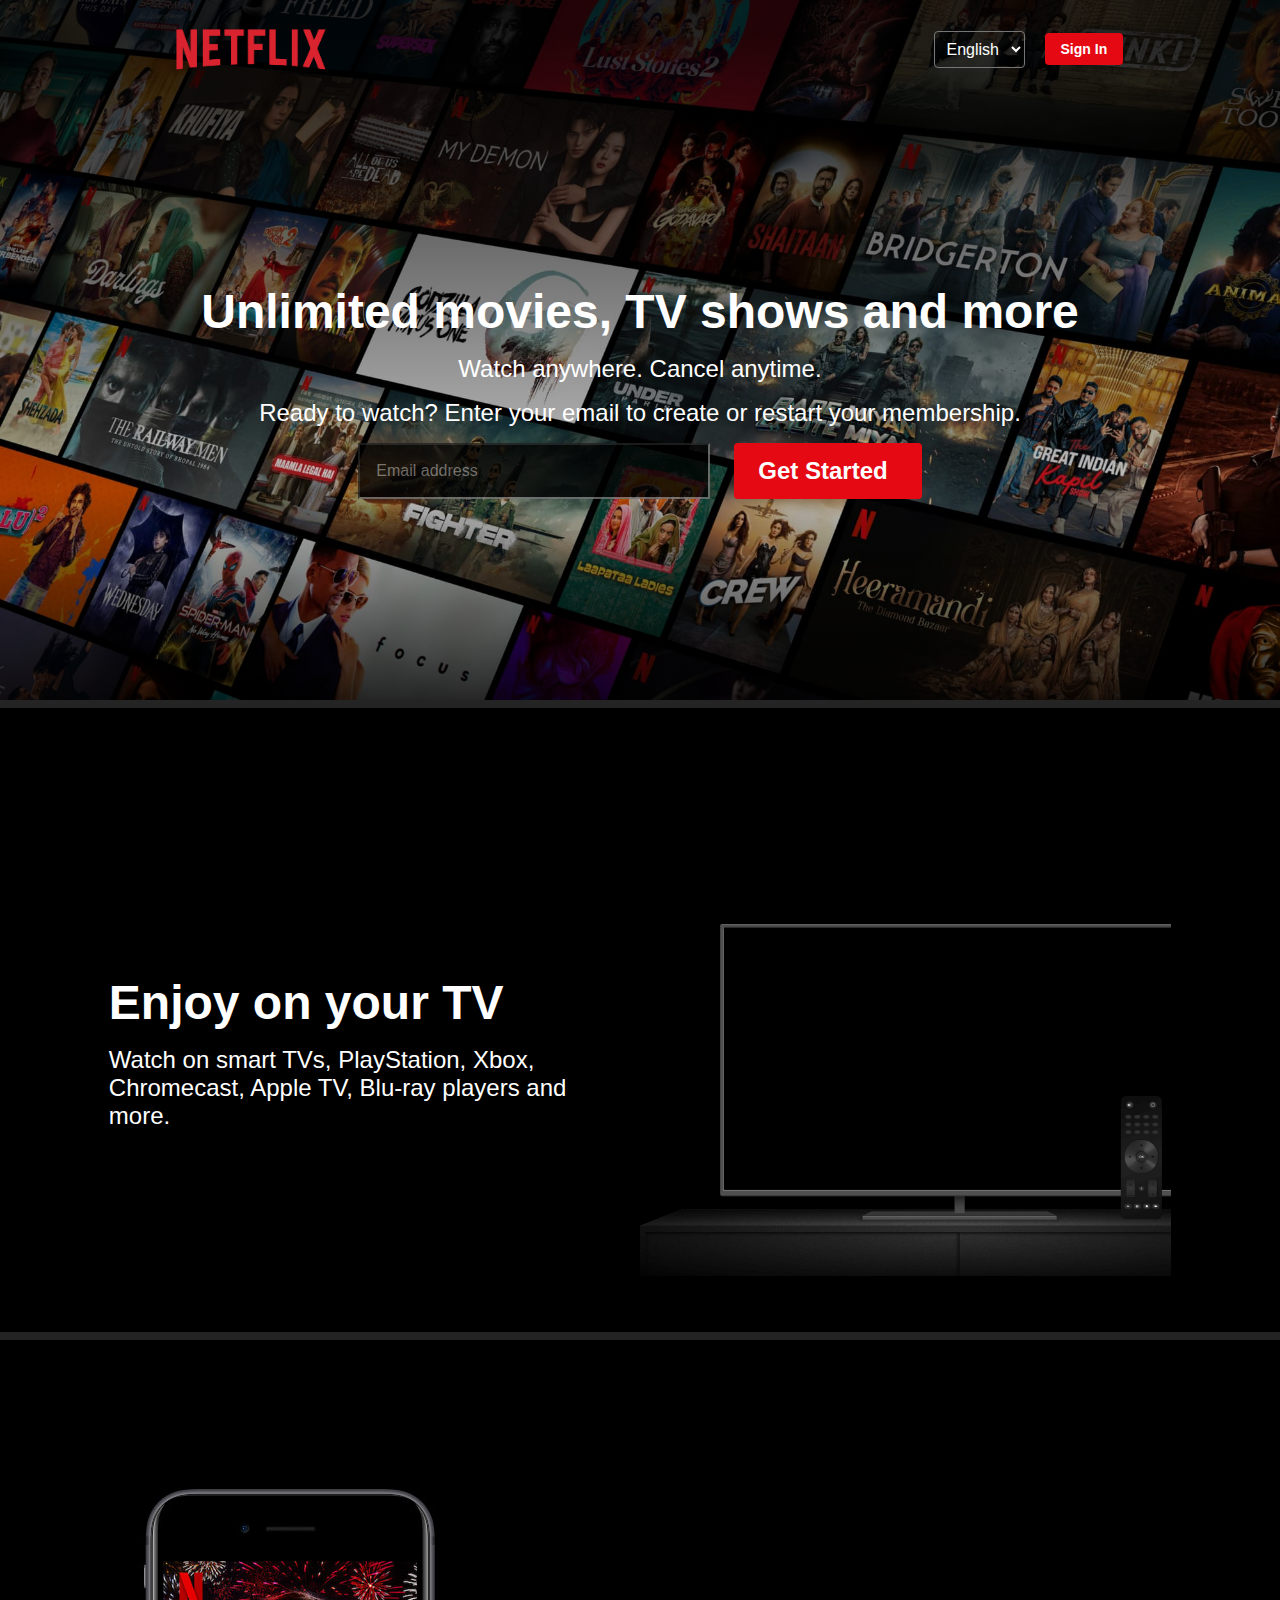
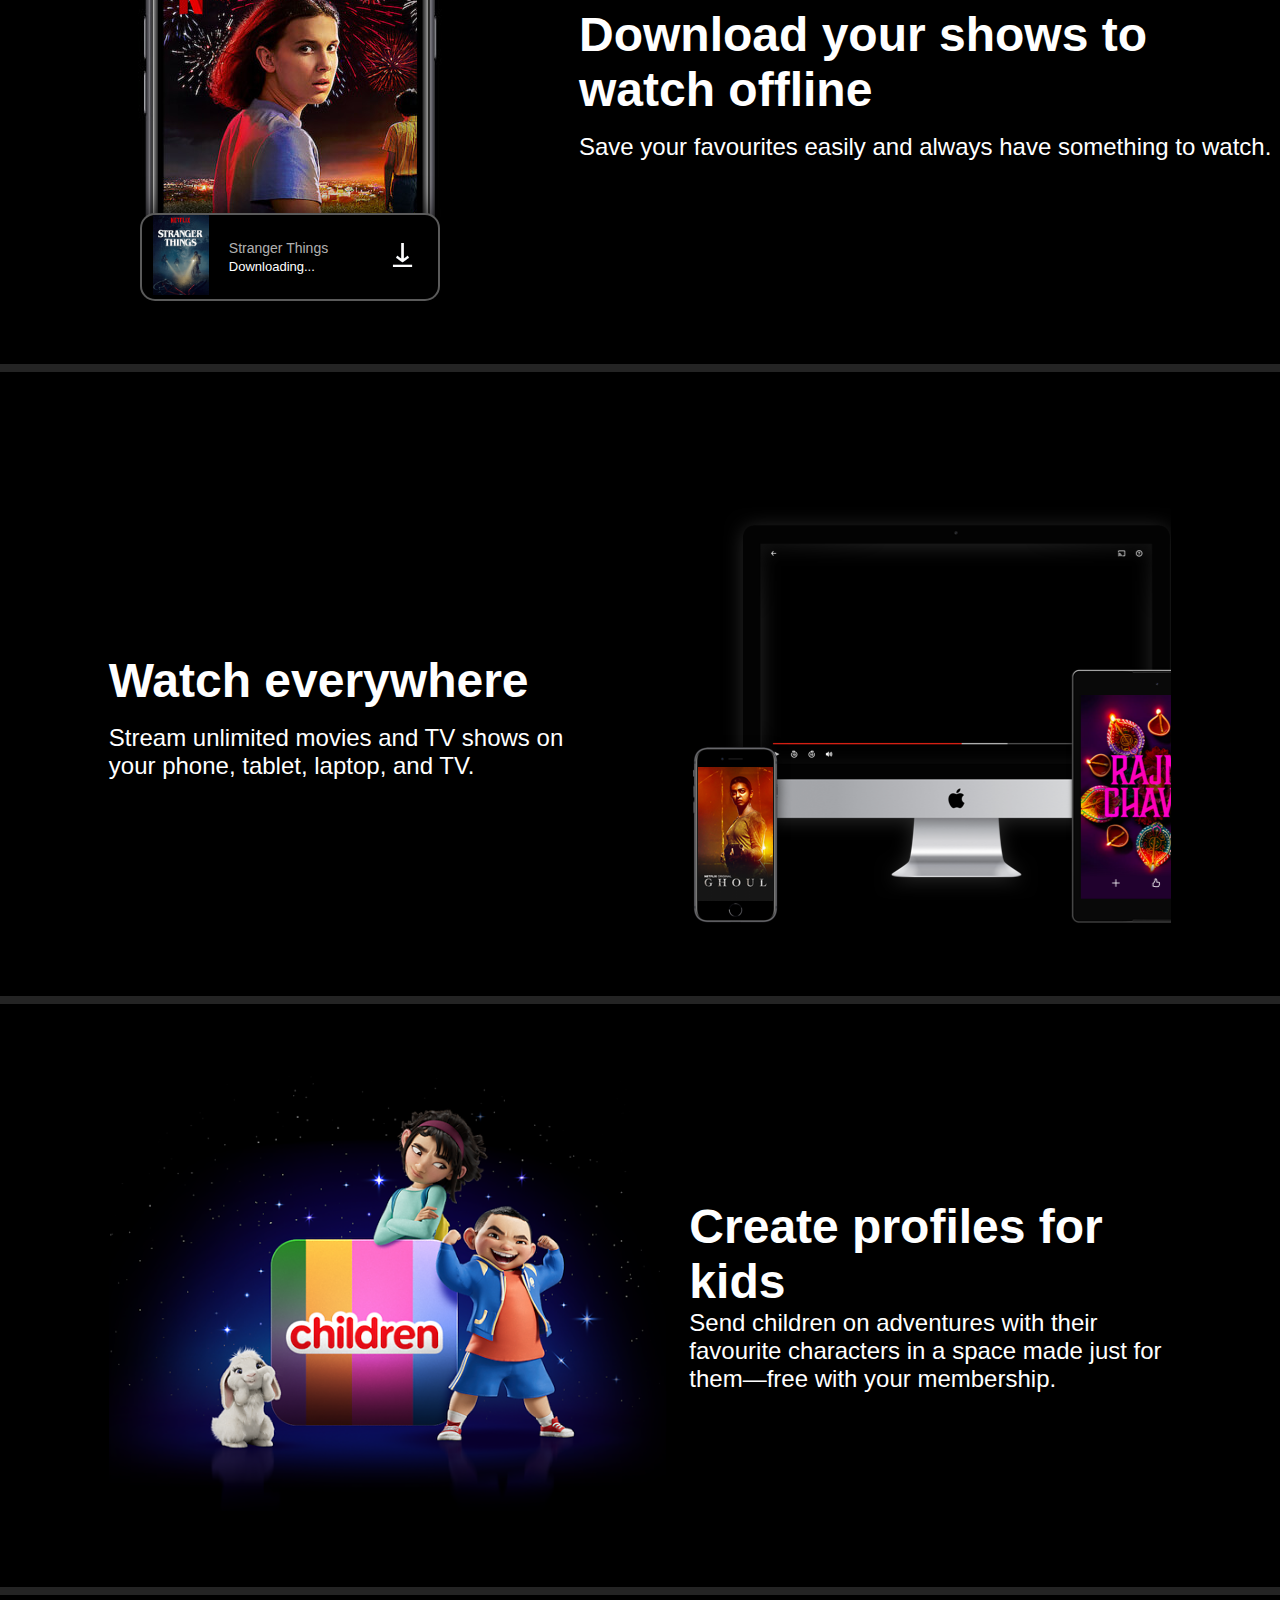
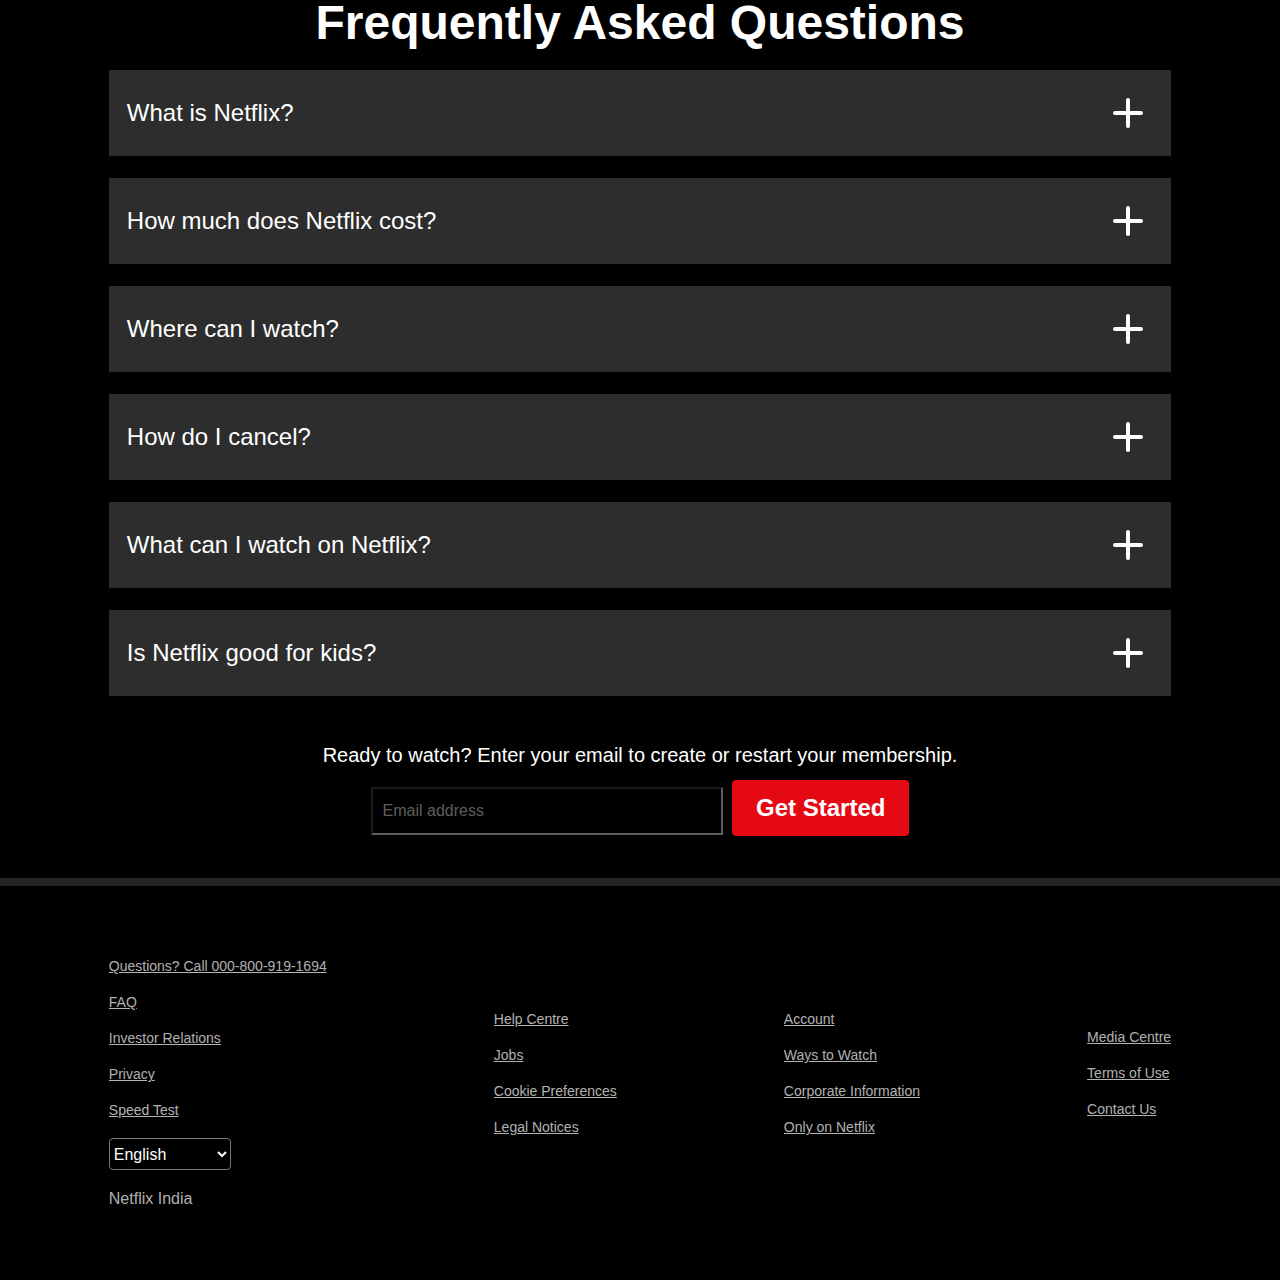
<file: index.html>
<!DOCTYPE html>
<html lang="en">

<head>
    <meta charset="UTF-8">
    <meta name="viewport" content="width=device-width, initial-scale=1.0">
    <title>Netflix</title>
    <link rel="stylesheet" href="./style.css">
    <link rel="stylesheet" href="./responsive.css">
    <link rel="stylesheet" href="https://cdnjs.cloudflare.com/ajax/libs/font-awesome/6.5.2/css/all.min.css"
        integrity="sha512-SnH5WK+bZxgPHs44uWIX+LLJAJ9/2PkPKZ5QiAj6Ta86w+fsb2TkcmfRyVX3pBnMFcV7oQPJkl9QevSCWr3W6A=="
        crossorigin="anonymous" referrerpolicy="no-referrer" />
</head>

<body>
    <section class="bg-img">
        <div class="container">
            <div class="nav">
                <div class="logo">
                    <a href="#"><img src="./images/Netflix_Logo_PMS.png" alt="Netflix_Logo_PMS"></a>
                </div>
                <div class="nav_right">
                    <a>
                        <select name="language" id="lang">
                            <option value="volvo" style="color: #000;">English</option>
                            <option value=" saab" style="color: #000;">Hindi</option>

                        </select>
                    </a>
                    <a class="signin">Sign In</a>
                </div>
            </div>
            <div class="banner_text">
                <h2>Unlimited movies, TV shows and more</h2>
                <h5 style="padding: 1rem 0rem;">Watch anywhere. Cancel anytime.</h5>
                <h5>Ready to watch? Enter your email to create or restart your membership.</h5>
                <div class="input_button">
                    <input type="text" placeholder="Email address">
                    <button>Get Started<i class="fa-solid fa-chevron-right" style="color: #fff;"></i></button>
                </div>
            </div>
        </div>
    </section>

    <!-- Horizontal start line -->
    <div class="horizontal_line"></div>
    <!-- Horizontal end line -->

    <!-- TV Section Start Here -->
    <section class="television">
        <div class="container">
            <div class="tv">
                <div class="tv_text">
                    <h2>Enjoy on your TV</h2>
                    <h5>Watch on smart TVs, PlayStation, Xbox, Chromecast, Apple TV, Blu-ray players and more.</h5>
                </div>
                <div class="tv_video">
                    <video data-uia="nmhp-card-animation-asset-video" autoplay="" playsinline="" muted="" loop="">
                        <source
                            src="https://assets.nflxext.com/ffe/siteui/acquisition/ourStory/fuji/desktop/video-tv-in-0819.m4v"
                            type="video/mp4">
                    </video>
                </div>
            </div>
        </div>
    </section>
    <!-- TV Section End Here -->

    <!-- Horizontal start line -->
    <div class="horizontal_line"></div>
    <!-- Horizontal end line -->

    <!-- Watch offline section start Here -->
    <section class="offline_watch">
        <div class="container">
            <div class="offline">
                <div class="offline_watch_img">
                    <div class="offline_img">
                        <img src="./images/mobile-0819.jpg" alt="">
                    </div>
                    <div class="downloading">
                        <div class="downloading_img">
                            <img src="./images/boxshot.png" alt="" srcset="">
                        </div>
                        <div class="downloading_text">
                            <span>Stranger Things</span><br>
                            <Downloading class="" style="font-size: small;">Downloading...</Downloading>
                        </div>
                        <div class="downloading_icon">
                            <img src="./images/download-icon.gif" alt="" srcset="">
                        </div>
                    </div>
                </div>
                <div class="offline_watch_text">
                    <h2>Download your shows to watch offline</h2>
                    <h5>Save your favourites easily and always have something to watch.</h5>
                </div>
            </div>
        </div>
    </section>

    <!-- Watch offline section End Here -->

    <!-- Horizontal start line -->
    <div class="horizontal_line"></div>
    <!-- Horizontal end line -->

    <!-- Watch everwywhee section start Here -->
    <section class="television">
        <div class="container">
            <div class="tv">
                <div class="tv_text">
                    <h2>Watch everywhere </h2>
                    <h5>Stream unlimited movies and TV shows on your phone, tablet, laptop, and TV.</h5>
                </div>
                <div class="tv_video" style="background-image: url(./images/device-pile-in.png);">
                    <video data-uia="nmhp-card-animation-asset-video" autoplay="" playsinline="" muted="" loop="">
                        <source
                            src="https://assets.nflxext.com/ffe/siteui/acquisition/ourStory/fuji/desktop/video-devices-in.m4v"
                            type="video/mp4">
                    </video>
                </div>
            </div>
        </div>
    </section>
    <!-- Watch everwywhee section End Here -->

    <!-- Horizontal start line -->
    <div class="horizontal_line"></div>
    <!-- Horizontal end line -->

    <!-- Watch offline section start Here -->
    <section class="kids_profile">
        <div class="container">
            <div class="kids">
                <div class="kids_img">
                    <img src="./images/AAAABVr8nYuAg0xDpXDv0VI9HUoH7r2aGp4TKRCsKNQrMwxzTtr-NlwOHeS8bCI2oeZddmu3nMYr3j9MjYhHyjBASb1FaOGYZNYvPBCL.png"
                        alt="" srcset="">
                </div>
                <div class="kids_text">
                    <h2>Create profiles for kids</h2>
                    <h5>Send children on adventures with their favourite characters in a space made just for
                        them—free with your membership.</h5>
                </div>
            </div>
        </div>
    </section>

    <!-- Watch offline section End Here -->


    <!-- Horizontal start line -->
    <div class="horizontal_line"></div>
    <!-- Horizontal end line -->

    <!-- Accrodion Start Here -->
    <secti
    on class="accordion">
        <div class="container">
            <div class="accordion_heading">
                <h2>Frequently Asked Questions</h2>
            </div>
            <div class="faq_main_container">
                <div class="faq_container">
                    <div class="faq_question">
                        <div class="faq_question-text">
                            <h3>What is Netflix?</h3>
                        </div>
                        <div class="icon">
                            <div class="icon-shape"></div>
                        </div>
                    </div>
                    <div class="answercont">
                        <div class="answer">
                            <p>
                                Netflix is a streaming service that offers a wide variety of award-winning TV shows,
                                movies, anime, documentaries and more – on thousands of internet-connected devices.

                                You can watch as much as you want, whenever you want, without a single ad – all for one
                                low monthly price. There's always something new to discover, and new TV shows and movies
                                are added every week!
                            </p>
                        </div>
                    </div>
                </div>
                <div class="faq_container">
                    <div class="faq_question">
                        <div class="faq_question-text">
                            <h3>How much does Netflix cost?</h3>
                        </div>
                        <div class="icon">
                            <div class="icon-shape"></div>
                        </div>
                    </div>
                    <div class="answercont">
                        <div class="answer">
                            <p>
                                Watch Netflix on your smartphone, tablet, Smart TV, laptop, or streaming device, all for
                                one fixed monthly fee. Plans range from ₹149 to ₹649 a month. No extra costs, no
                                contracts.</p>
                        </div>
                    </div>
                </div>
                <div class="faq_container">
                    <div class="faq_question">
                        <div class="faq_question-text">
                            <h3>Where can I watch?</h3>
                        </div>
                        <div class="icon">
                            <div class="icon-shape"></div>
                        </div>
                    </div>
                    <div class="answercont">
                        <div class="answer">
                            <p>
                                Watch anywhere, anytime. Sign in with your Netflix account to watch instantly on the web
                                at netflix.com from your personal computer or on any internet-connected device that
                                offers the Netflix app, including smart TVs, smartphones, tablets, streaming media
                                players and game consoles.
                                You can also download your favourite shows with the iOS or Android app. Use downloads to
                                watch while you're on the go and without an internet connection. Take Netflix with you
                                anywhere.
                            </p>
                        </div>
                    </div>
                </div>
                <div class="faq_container">
                    <div class="faq_question">
                        <div class="faq_question-text">
                            <h3>How do I cancel?</h3>
                        </div>
                        <div class="icon">
                            <div class="icon-shape"></div>
                        </div>
                    </div>
                    <div class="answercont">
                        <div class="answer">
                            <p>
                                Netflix is flexible. There are no annoying contracts and no commitments. You can easily
                                cancel your account online in two clicks. There are no cancellation fees – start or stop
                                your account anytime.</p>
                        </div>
                    </div>
                </div>
                <div class="faq_container">
                    <div class="faq_question">
                        <div class="faq_question-text">
                            <h3>What can I watch on Netflix?</h3>
                        </div>
                        <div class="icon">
                            <div class="icon-shape"></div>
                        </div>
                    </div>
                    <div class="answercont">
                        <div class="answer">
                            <p>
                                Netflix has an extensive library of feature films, documentaries, TV shows, anime,
                                award-winning Netflix originals, and more. Watch as much as you want, anytime you want.
                            </p>
                        </div>
                    </div>
                </div>
                <div class="faq_container">
                    <div class="faq_question">
                        <div class="faq_question-text">
                            <h3>Is Netflix good for kids?</h3>
                        </div>
                        <div class="icon">
                            <div class="icon-shape"></div>
                        </div>
                    </div>
                    <div class="answercont">
                        <div class="answer">
                            <p>
                                The Netflix Kids experience is included in your membership to give parents control while
                                kids enjoy family-friendly TV shows and films in their own space.

                                Kids profiles come with PIN-protected parental controls that let you restrict the
                                maturity rating of content kids can watch and block specific titles you don’t want kids
                                to see.
                            </p>
                        </div>
                    </div>
                </div>
            </div>
        </div>
        <div class="accordion_form">
            <p style="padding-bottom: 10px;">Ready to watch? Enter your email to create or restart your membership.</p>
            <div class="accordion_input">
                <input type="text" placeholder="Email address">
                <button>Get Started<i class="fa-solid fa-chevron-right" style="color: #fff;"></i></button>
            </div>
        </div>

    </section>
    <!-- Accrodion End Here -->
    <!-- Horizontal start line -->
    <div class="horizontal_line"></div>
    <!-- Horizontal end line -->

    <!-- Footer Start Here -->
    <section class="footer">
        <div class="container">
            <ul>
                <li><a href="">Questions? Call 000-800-919-1694</a></li>
                <li><a href="">FAQ</a></li>
                <li><a href="">Investor Relations </a></li>
                <li><a href="">Privacy </a></li>
                <li><a href="">Speed Test </a></li>
                <li>
                    <select name="language" id="lang">
                        <option value="volvo" style="color: #000;"">English</option>
                    <option value=" saab" style="color: #000;">Hindi</option>

                    </select>
                </li>
                <li>Netflix India</li>
            </ul>
            <ul class="hidden">
                <li></li>
                <li><a href="">Help Centre </a></li>
                <li><a href="">Jobs </a></li>
                <li><a href="">Cookie Preferences </a></li>
                <li><a href="">Legal Notices </a></li>
            </ul>
            <ul>
                <li></li>
                <li><a href="">Account </a></li>
                <li><a href="">Ways to Watch </a></li>
                <li><a href="">Corporate Information </a></li>
                <li><a href="">Only on Netflix </a></li>
            </ul>
            <ul class="hidden">
                <li></li>
                <li><a href="">Media Centre </a></li>
                <li><a href="">Terms of Use </a></li>
                <li><a href="">Contact Us </a></li>

            </ul>
        </div>

    </section>
    <!-- Footer Start Here -->


</body>
<script src="./script.js"></script>

</html>
</file>
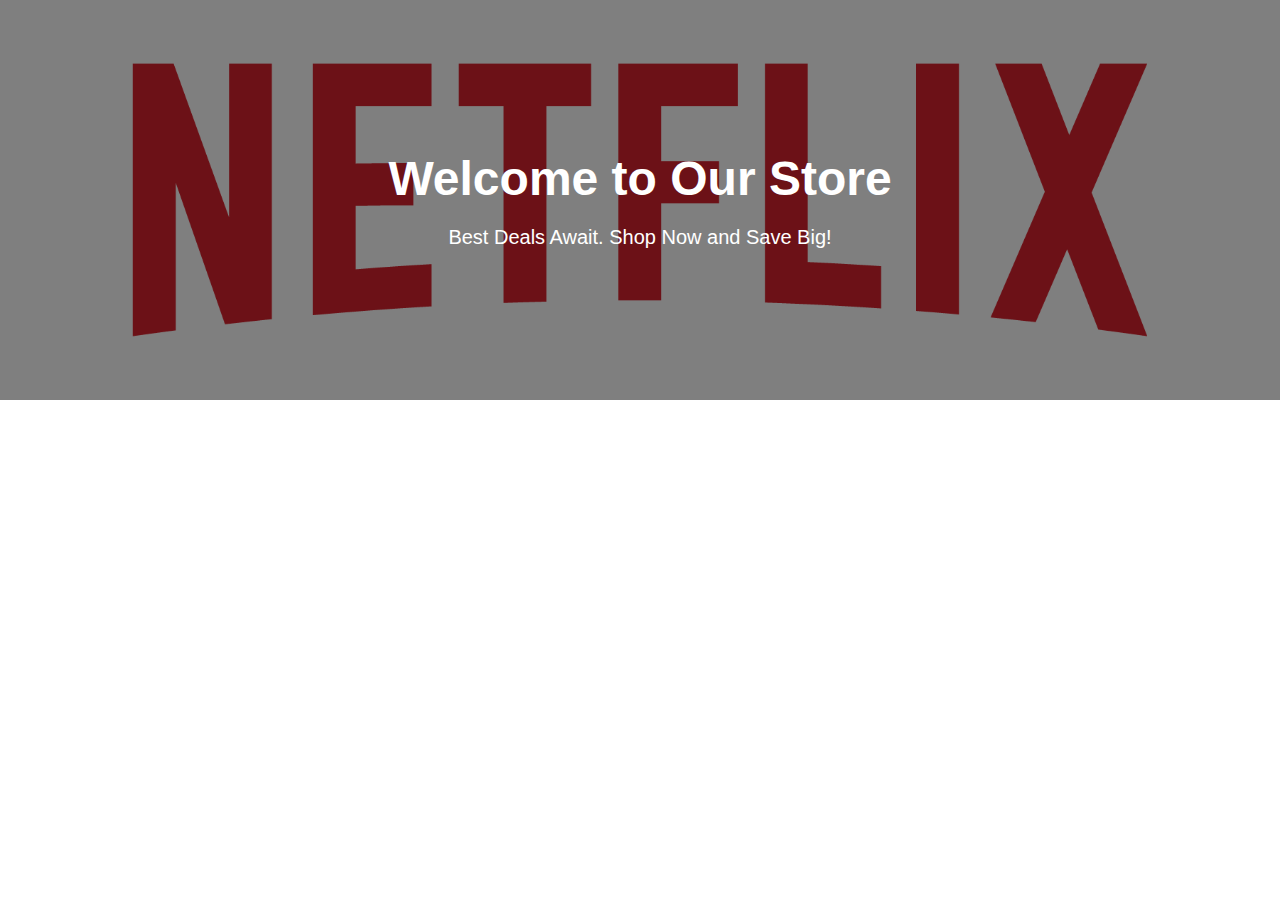
<file: testting.html>
<!DOCTYPE html>
<html lang="en">
<head>
  <meta charset="UTF-8" />
  <meta name="viewport" content="width=device-width, initial-scale=1.0"/>
  <title>Hero Banner with Overlay</title>
  <style>
    * {
      box-sizing: border-box;
      margin: 0;
      padding: 0;
    }

    body {
      font-family: Arial, sans-serif;
    }

    .hero-banner {
      position: relative;
      background: url('./images/Netflix_Logo_PMS.png') no-repeat center center;
      background-size: cover;
      min-height: 400px;
      display: flex;
      align-items: center;
      justify-content: center;
      text-align: center;
      color: white;
      padding: 40px 20px;
    }

    .hero-banner::before {
      content: "";
      position: absolute;
      top: 0; left: 0; right: 0; bottom: 0;
      background-color: rgba(0, 0, 0, 0.5); /* 🌓 Dark overlay */
      z-index: 1;
    }

    .hero-content {
      position: relative;
      z-index: 2;
      max-width: 800px;
    }

    .hero-content h1 {
      font-size: 48px;
      margin-bottom: 20px;
    }

    .hero-content p {
      font-size: 20px;
    }

    @media (max-width: 768px) {
      .hero-content h1 {
        font-size: 32px;
      }
      .hero-content p {
        font-size: 16px;
      }
    }
  </style>
</head>
<body>

  <!-- 🔥 Hero Banner Section -->
  <section class="hero-banner">
    <div class="hero-content">
      <h1>Welcome to Our Store</h1>
      <p>Best Deals Await. Shop Now and Save Big!</p>
    </div>
  </section>

</body>
</html>
</file>
<file: style.css>
* {
    margin: 0;
    padding: 0;
    box-sizing: border-box;
}

body {
    background-color: #000;
    font-family: Arial, Helvetica, sans-serif;
}

/*  Font */
h2 {
    font-size: 3rem;
    font-weight: 900;
    color: #fff;
}
h3{
    color: #fff;
}
h5 {
    font-size: 1.5rem;
    font-weight: 400;
    color: #fff;
}

p {
    font-size: 1.25rem;
    color: #fff;
    line-height: 1.5;
    font-weight: 400;
}

span {
    font-size: 0.875rem;
    color: #ffffffb3;
}

/* Button */
button {
    font-size: 1.5rem;
    font-weight: 600;
    line-height: 1;
    color: white;
    background: rgb(229, 9, 20);
    border-radius: 0.25rem;
    padding: 0.75rem 1.5rem;
    min-height: 3.5rem;
    border: none;
    letter-spacing: normal;
    transition-duration: 250ms;
    cursor: pointer;
}


/* Navbar on Image */

.bg-img {
    background-image: linear-gradient(to top, rgba(0, 0, 0, 0.8) 0, rgba(0, 0, 0, 0) 30%, rgba(0, 0, 0, 0.8) 95%), url("./images/Banner.jpg");
    height: 43.75rem;
    width: 100%;
    background-position: center;
    background-repeat: no-repeat;
    background-size: cover;
}

.container {
    position: relative;
    width: 100%;
    margin: auto;
    overflow: hidden;

}

/* The navbar */

.bg-img .nav {
    max-width: 83%;
    height: auto;
    display: block;
    display: flex;
    justify-content: space-evenly !important;
    padding: 0.625rem 3rem;
    margin: auto;
    align-items: center;
}

.logo {
    width: 100%;
    height: auto;
}

.logo a img {
    display: block;
    width: 188px;
    min-height: 40px;
}

.bg-img .nav_right {
    display: flex;
    gap: 20px;
}

.nav_right a select {
    background: transparent;
    color: #fff;
    font-size: 1rem;
    display: block;
    padding: 0.5rem !important;
    border-radius: 4px;

}

.nav_right .signin {
    display: block;
    padding: 0.5rem 1rem;
    color: #fff;
    border: none;
    text-wrap: nowrap;
    align-self: center;
    background: rgb(229, 9, 20);
    border-radius: 4px;
    font-weight: 600;
    font-family: Arial, Helvetica, sans-serif;
    cursor: pointer;
    font-size: 14px;

}

.banner_text {
    width: 100%;
    height: 400px;
    display: flex;
    justify-content: end;
    align-items: center;
    flex-direction: column;
    text-align: center;
}

.banner_text .input_button {
    display: flex;
    gap: 1.5rem;
    margin-top: 1rem;
}

.banner_text .input_button i {
    padding-left: 10px;
    font-size: 1.2rem;
    
}

.banner_text .input_button input {
    padding-left: 1rem;
    line-height: 1.5;
    font-size: 1rem;
    width: 22rem;
    background: #000;
    opacity: 0.8;
    border-color: #767676;
    text-align: start;
    box-shadow: rgba(0, 0, 0, 0.35) 0px 5px 15px;
    color: #fff;
}

/* Horizontal start line  */
.horizontal_line {
    width: 100%;
    height: 0.5rem;
    background: rgb(118, 118, 118);
    opacity: 0.3;
}

/* Horizontal End line  */
/* TV Section Start Here  */
.television {
    padding-top: 4rem;
    width: 100%;
    height: auto;
}

.tv {
    width: 83%;
    height: 35rem;
    display: flex;
    justify-content: space-between;
    margin: auto;
    align-items: center;
}

.tv .tv_text {
    padding-right: 4rem;
    width: 50%;
}

.tv .tv_text h5 {
    padding-top: 1rem;
}

.television .tv .tv_video {
    width: 50%;
    height: 28rem;
    background-image: url(./images/tv.png);
    background-repeat: no-repeat;
    /* background-size: d; */
    position: relative;
    display: flex;
    justify-content: center;
    align-items: center;
    padding-right: 2.4rem;
    padding-bottom: 1.2rem;
}
.television .tv .tv_video video{
    width: 29rem;
    height: 28rem;
    object-fit: contain;
    position: absolute;
    left: 0;
    top: 0;
    transform: translate(18.5%, 1.5%);
}

/* TV Section End Here  */

/* Horizontal start line  */
.horizontal_line {
    width: 100%;
    height: 0.5rem;
    background: rgb(118, 118, 118);
    opacity: 0.3;
}

/* Horizontal End line  */

/* Offline Watch Section Start Here */
.offline_watch {
    padding-top: 4rem;
    width: 100%;
    height: auto;
}

.offline {
    width: 100%;
    height: 35rem;
    display: flex;
    justify-content: space-between;
    margin: auto;
    align-items: center;
}

.offline .offline_watch_text h5 {
    padding-top: 1rem;
}
.offline_watch .offline .offline_watch_img {
    width: 579px;
    height: 434px;
    /* background-image: url(./images/mobile-0819.jpg); */
    background-repeat: no-repeat;
    background-size: cover;
}
.offline .offline_watch_img{
    display: flex;
    justify-content: center;
    align-items: end;
}

.offline .offline_watch_img .downloading{
    width: 300px;
    display: flex;
    color: #fff;
    background-color: #000;
    display: flex;
    justify-content: center;
    align-items: center;
    gap: 20px;
    border: 2px solid rgba(128, 128, 128, 0.7);
    box-shadow: 0 0 2em 0 rgb(0, 0, 0);
    border-radius: 15px;
    position: absolute;
}

.offline .offline_watch_img .downloading .downloading_img img{
    width: 3.5rem;
    height: 5rem;
    object-fit: cover;
}
.offline .offline_watch_img .downloading .downloading_icon img{
    width: 3rem;
    height: 3.8rem;
    object-fit: cover;
    margin-left: 30px;
}
/* Offline Watch Section End Here */

/* stream section start here */


/* Watch offline section start Here  */
.kids_profile .container{
    width: 100%;
    height: 100%;
    display: flex;
    justify-content: center;
    align-items: center;
    padding: 72px 0px;
}
.kids_profile .kids{
    width: 83%;
    height: auto;
    display: flex;
    justify-content: space-between;
    align-items: center;
}
.kids_profile .kids .kids_img img{
    width: 100%;
    height: auto;
}
.kids_profile .kids .kids_text{
    width: 50%;
}


/* Watch offline section End Here  */


/* >>> FAQ STYLES <<< */
.accordion{
    padding: 72px 0px;
}
.faq_main_container{
    width: 100%;
    height: 100%;
    display: flex;
    justify-content: center;
    align-items: center;
    flex-direction: column;
    gap: 20px;
}
.faq_container { 
    width: 83%;
}
.faq_question {
  font-size: 1.2rem;
  font-weight: 600;
  padding: 18px;
  position: relative;
  display: flex;
  align-items: center;
  justify-content: space-between;
  cursor: pointer;
  background: #2d2d2d;
  margin-bottom: 2px;
}
.answercont {
  max-height: 0;
  overflow: hidden;
  transition: 0.3s;
  background: #2d2d2d;
}
.answer {
  padding: 20px;
  line-height: 1.5rem;
}
.fqa_headline_container h2 span { font-weight: 700; }
.faq_question-text h3 { font-size: 24px; font-weight: normal;}

.icon.active {
  background: transparent;
  border: 2px solid #fff;
}
.icon:hover { cursor: pointer; }
.icon-shape { position: relative; width: 50px; height: 50px; }
.icon .icon-shape::before {
  position: absolute;
  content: "";
  top: 50%;
  left: 50%;
  transform: translate(-50%, -50%);
  width: 30px;
  height: 4px;
  background: #fff;
  border-radius: 3px;
  transition: all 0.5s ease;
}
.icon .icon-shape::after {
  position: absolute;
  content: "";
  top: 50%;
  left: 50%;
  transform: translate(-50%, -50%);
  width: 4px;
  height: 30px;
  background: #fff;
  border-radius: 3px;
  transition: all 0.5s ease;
}
.icon .icon-shape.active::before {
  transform: translate(-50%, -50%) rotate(180deg);
  transition: all 0.5s ease;
}
.icon .icon-shape.active::after {
  transform: translate(-50%, -50%) rotate(90deg);
  transition: all 0.5s ease;
}
.accordion_form{
    padding: 42px;
}
.accordion_heading{
    width: 100%;
    height: auto;
    display: flex;
    justify-content: center;
    align-items: center;
    padding-bottom: 20px;
}
.accordion_form{
    display: flex;
    justify-content: center;
    align-items: center;
    flex-direction: column;
}
.accordion_form .accordion_input input{
    line-height: 1.5;
    font-size: 1rem;
    width: 22rem;
    background: #000;
    opacity: 0.8;
    border-color: #767676;
    text-align: start;
    box-shadow: rgba(0, 0, 0, 0.35) 0px 5px 15px;
    padding: 10px 10px;
    color: #fff;
}
.accordion_form .accordion_input button{
    padding: 0px 24px;
    margin-left: 5px;
}
 /* accordion end here */

 /* Footer start here */
 .footer{
    color: #fff;
    display: flex;
    justify-content: center;
    align-self: center;
    padding: 72px 0px;
    flex-direction: column;
 }
 .footer .container{
    width: 83%;
    display: flex;
    justify-content: space-between;
    align-items: center;
 }
 .footer .container ul{
    list-style: none;
 }
 .footer .container ul li a{
    display: block;
    padding-bottom: 20px;
    font-size: 14px;
    text-decoration: underline;
    color: rgba(255, 255, 255, 0.7);
    border-radius: 0.125rem;
 }
 .footer select{
    width: 122px;
    height: 32px;
 }
 .footer ul li{
    color: rgba(255, 255, 255, 0.7);
 }
 .footer .container ul li select{
    background: transparent;
    color: #fff;
    font-size: 1rem;
    display: block;
    border-radius: 4px;
    text-decoration: none !important;
    margin-bottom: 20px;

    cursor: pointer;
 }
 
 /* Footer start here */
</file>
<file: responsive.css>
@media only screen and (max-width: 1200px) {
    .bg-img .nav{
        max-width: 100%;
        height: auto;
    padding: 0.625rem 1rem;
    }
    .tv{
        width: 100%;
        height: 35rem;
    }
    .tv .tv_text{
        padding-right: 5rem;
        padding-left: 3rem;
    }
    
    h2{
        font-size: 32px;
    }
    h5{
        font-size: 18px;
    }
}


@media only screen and (max-width: 992px) {
    .tv{
        flex-direction: column;
        display: flex;
    }
    .tv .tv_video{
        width: 100% !important;
    }
    
    .tv .tv_text{
        width: 100%;
        padding-top: 0.5rem;
        text-align: center;
        padding-bottom: 0px !important;
    }
    .offline{
        flex-direction: column-reverse;
        margin: 30px 0px;
    }
    .offline .offline_watch_text{
        padding: 0px 20px;
    }
    .kids_profile .kids{
        flex-direction: column-reverse;
        display: flex;
    }
    .kids_profile .kids .kids_text{
        width: 100%;
        display: flex;
        align-items: center;
        justify-content: center;
        flex-direction: column;
    }
    
    .faq_container{
        width: 95%;
    }
    .faq_question .faq_question-text h3, p{
        font-size: 1.2rem !important;
    }
    .icon-shape{
        width: 20px;
        height: 20px;
    }
    .accordion_heading{
        font-size: 32px;
    }
    
}

@media only screen and (max-width: 576px) {
/* Navbar on Image start here */
.tv{
    flex-direction: column;
    display: flex;
}
.tv .tv_text{
    padding: 10px !important;
}

    .bg-img{
        width: 100%;
        height: 482px;
    }
    .nav .logo img{
        width: 88px;
        height: 24px;
    }
    .nav .nav_right a select {
        width: 84px;
        height: 32px;
        font-size: 11px;
        font-weight: 300;
        padding: 5px;
    }
    .nav .nav_right{
        gap: 10px;
    }
    .banner_text {
        padding: 20px;
    }
    .nav .nav_right a{
        display: block;
        font-size: 11px;
        font-weight: 300;
    }
    .input_button{
        display: flex;
        flex-direction: column;
    }
    .input_button input{
        width: 282px;
        padding: 0.5rem;
    }
    .input_button button{
    align-self: center;
    cursor: pointer;
    font-size: 14px;
    padding: 0rem 1.5rem!important;
    }
    .banner_text .input_button i{
        padding-left: 10px;
        font-size: 0.75rem;
    }
    
/* Navbar on Image end here */
.accordion_heading{
    font-size: 24px;
}
.accordion_form .accordion_input button{
    padding: 10px;
    font-size: 18px;
    font-weight: 400;
    margin-top: 10px;
}
.accordion_form .accordion_input{
    display: flex;
    flex-direction: column;
    justify-content: center;
    align-items: center;
}
.accordion_heading h2{
    font-size: 20px;
}
.footer .hidden{
    display: none;
}
.kids_profile .kids_text h2{
    font-size: 28px;
    font-weight: 600;
    padding-bottom: 20px;
}
}
</file>
